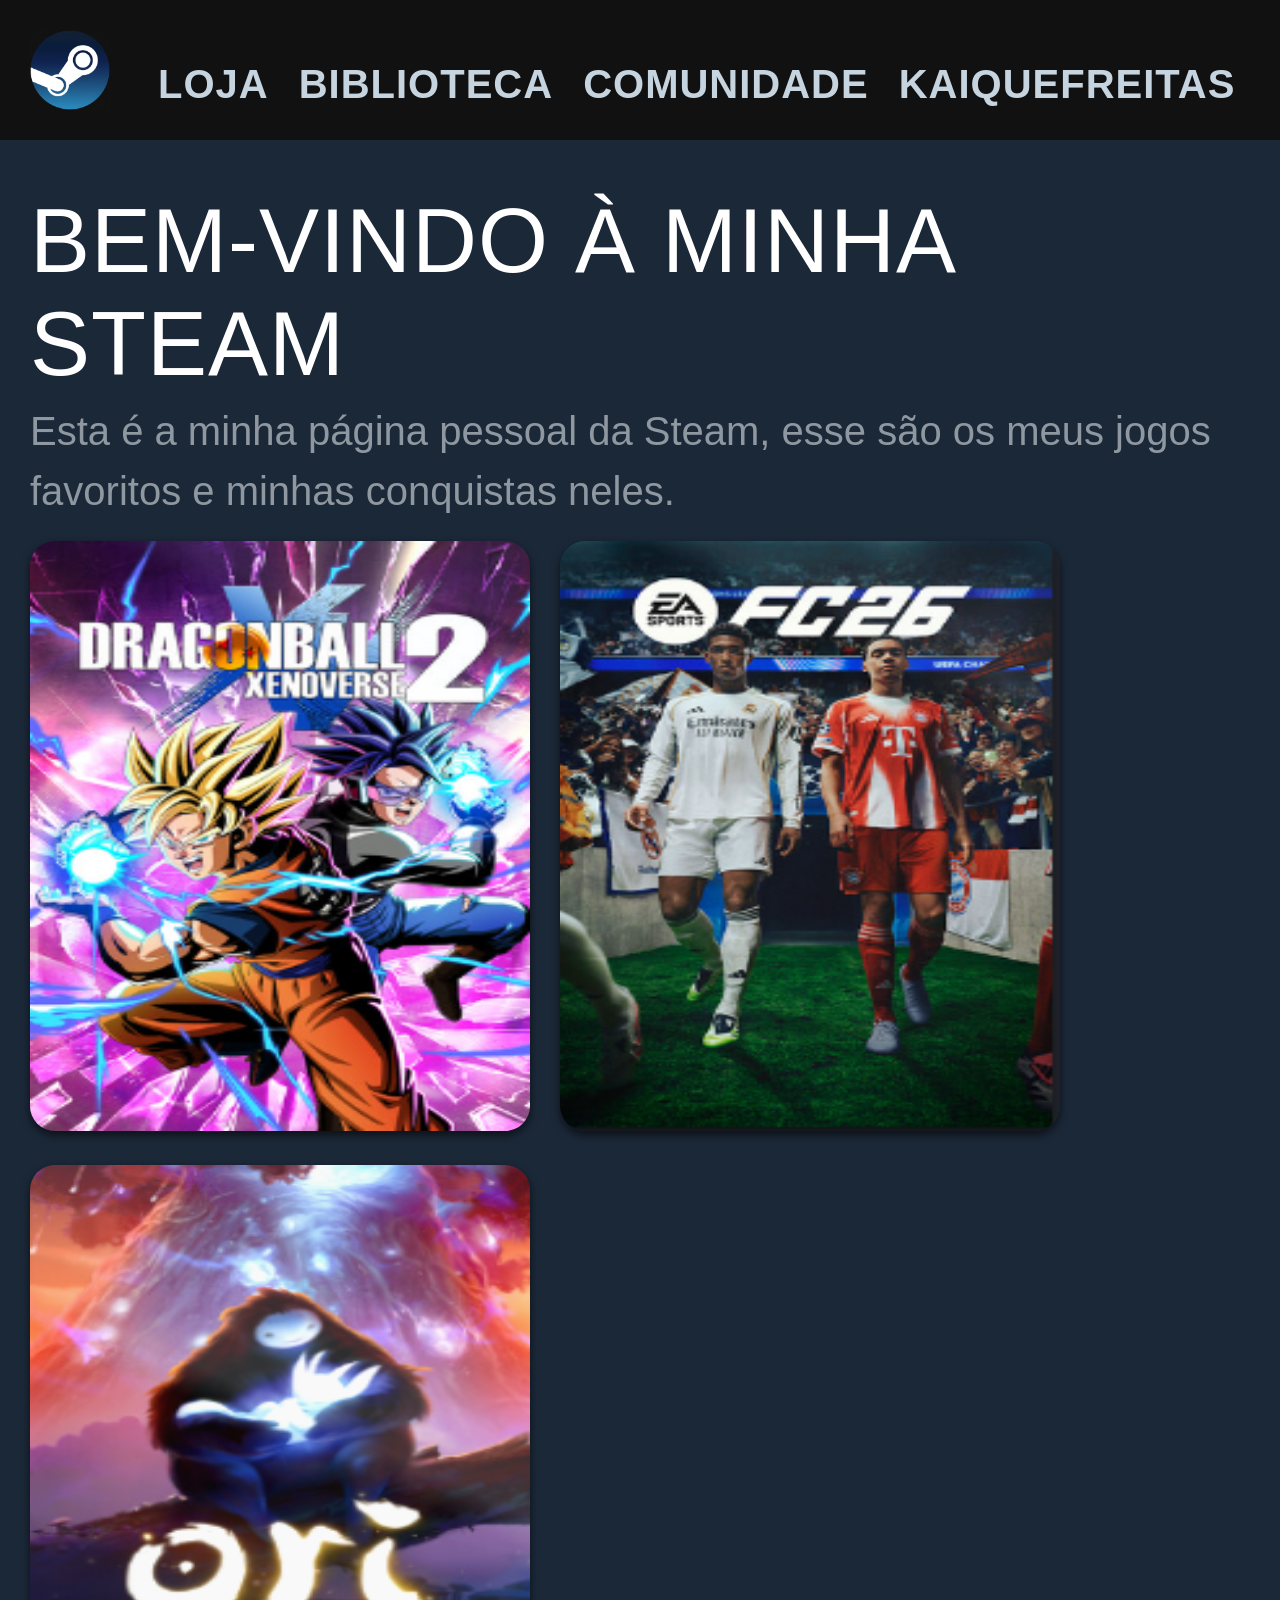
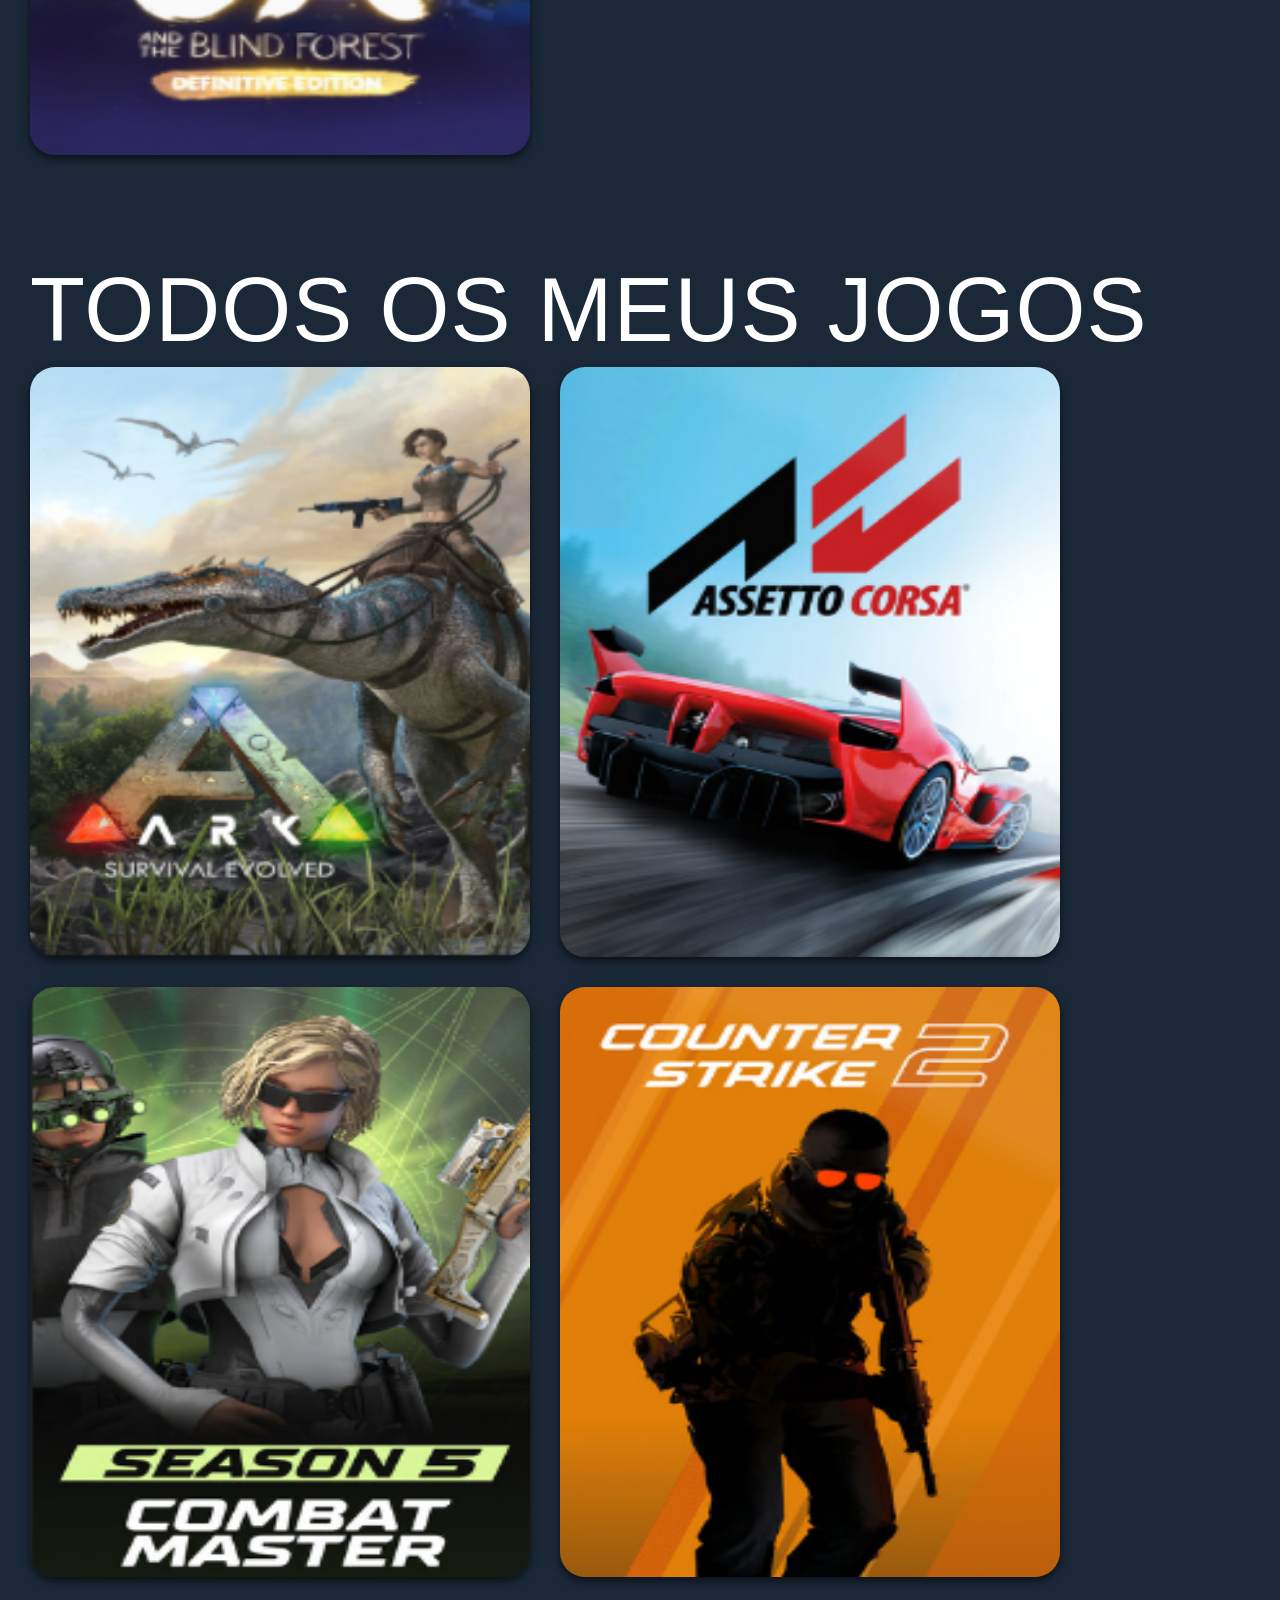
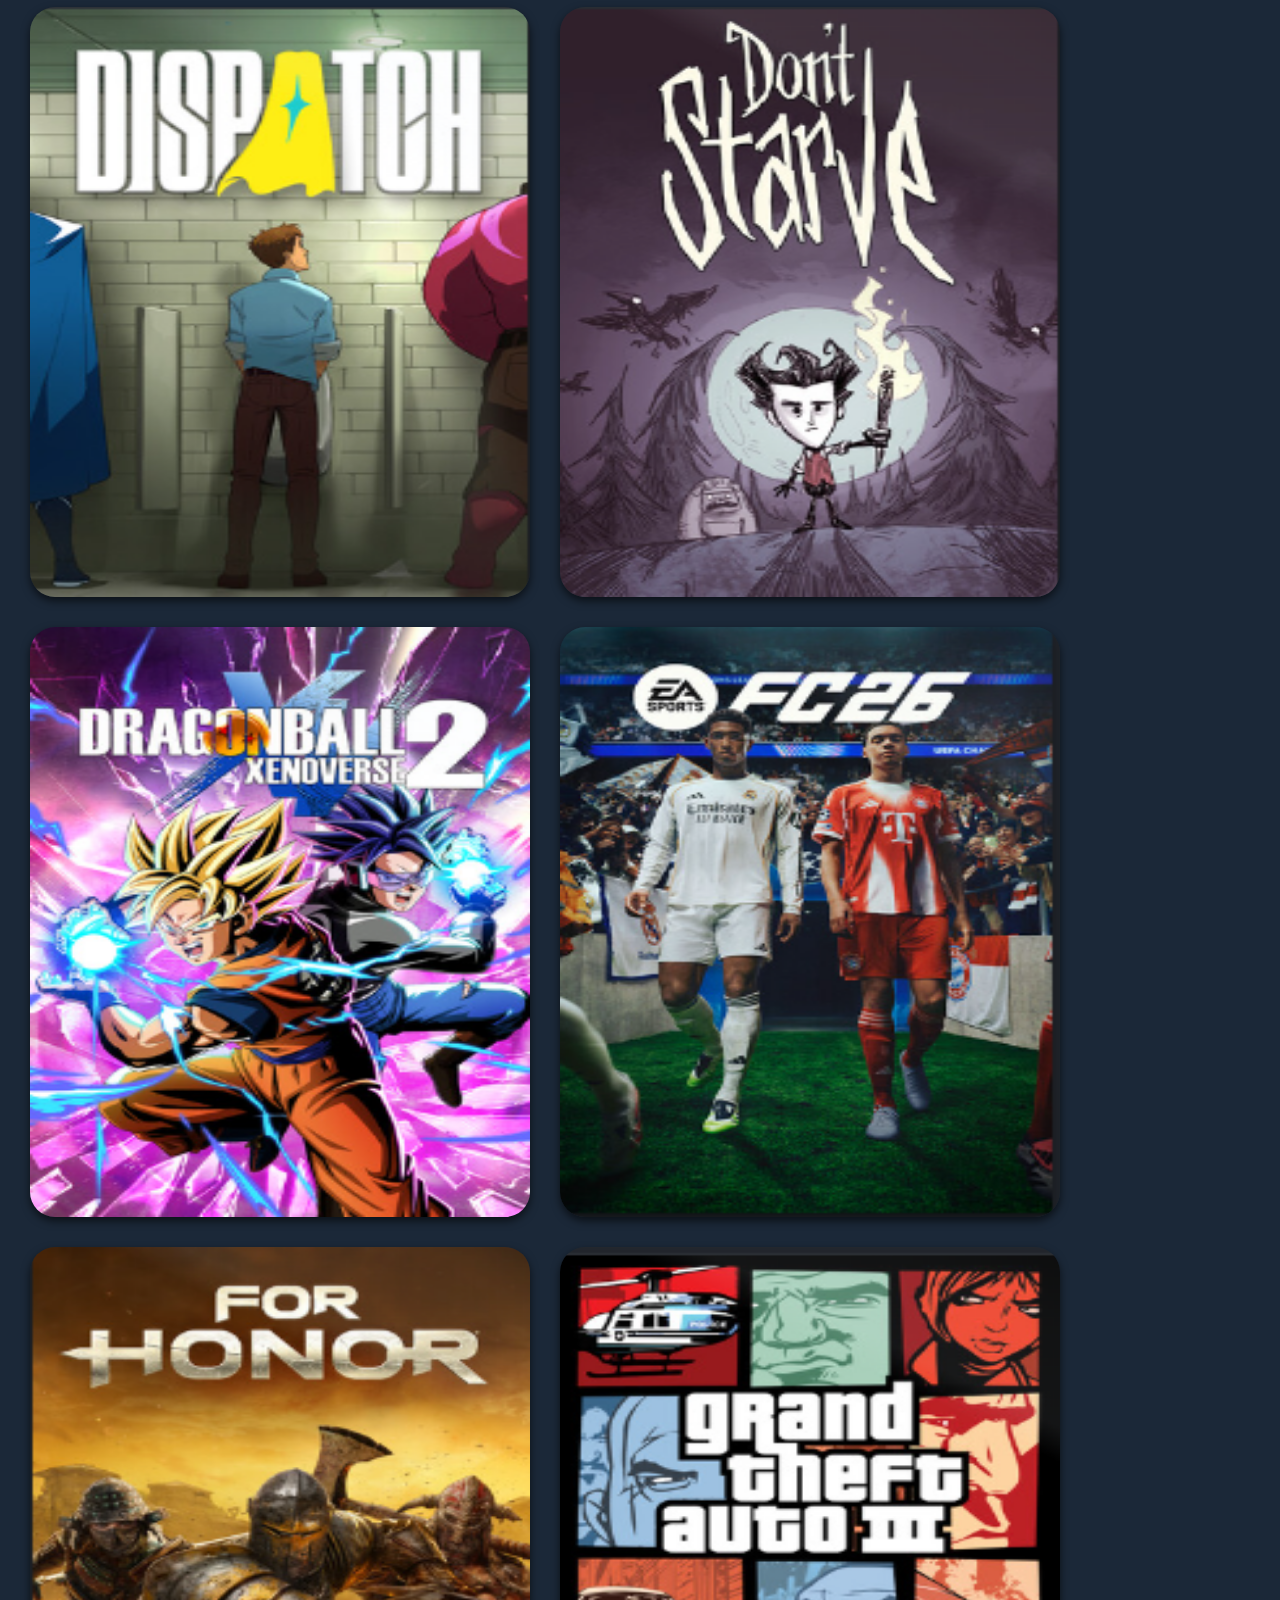
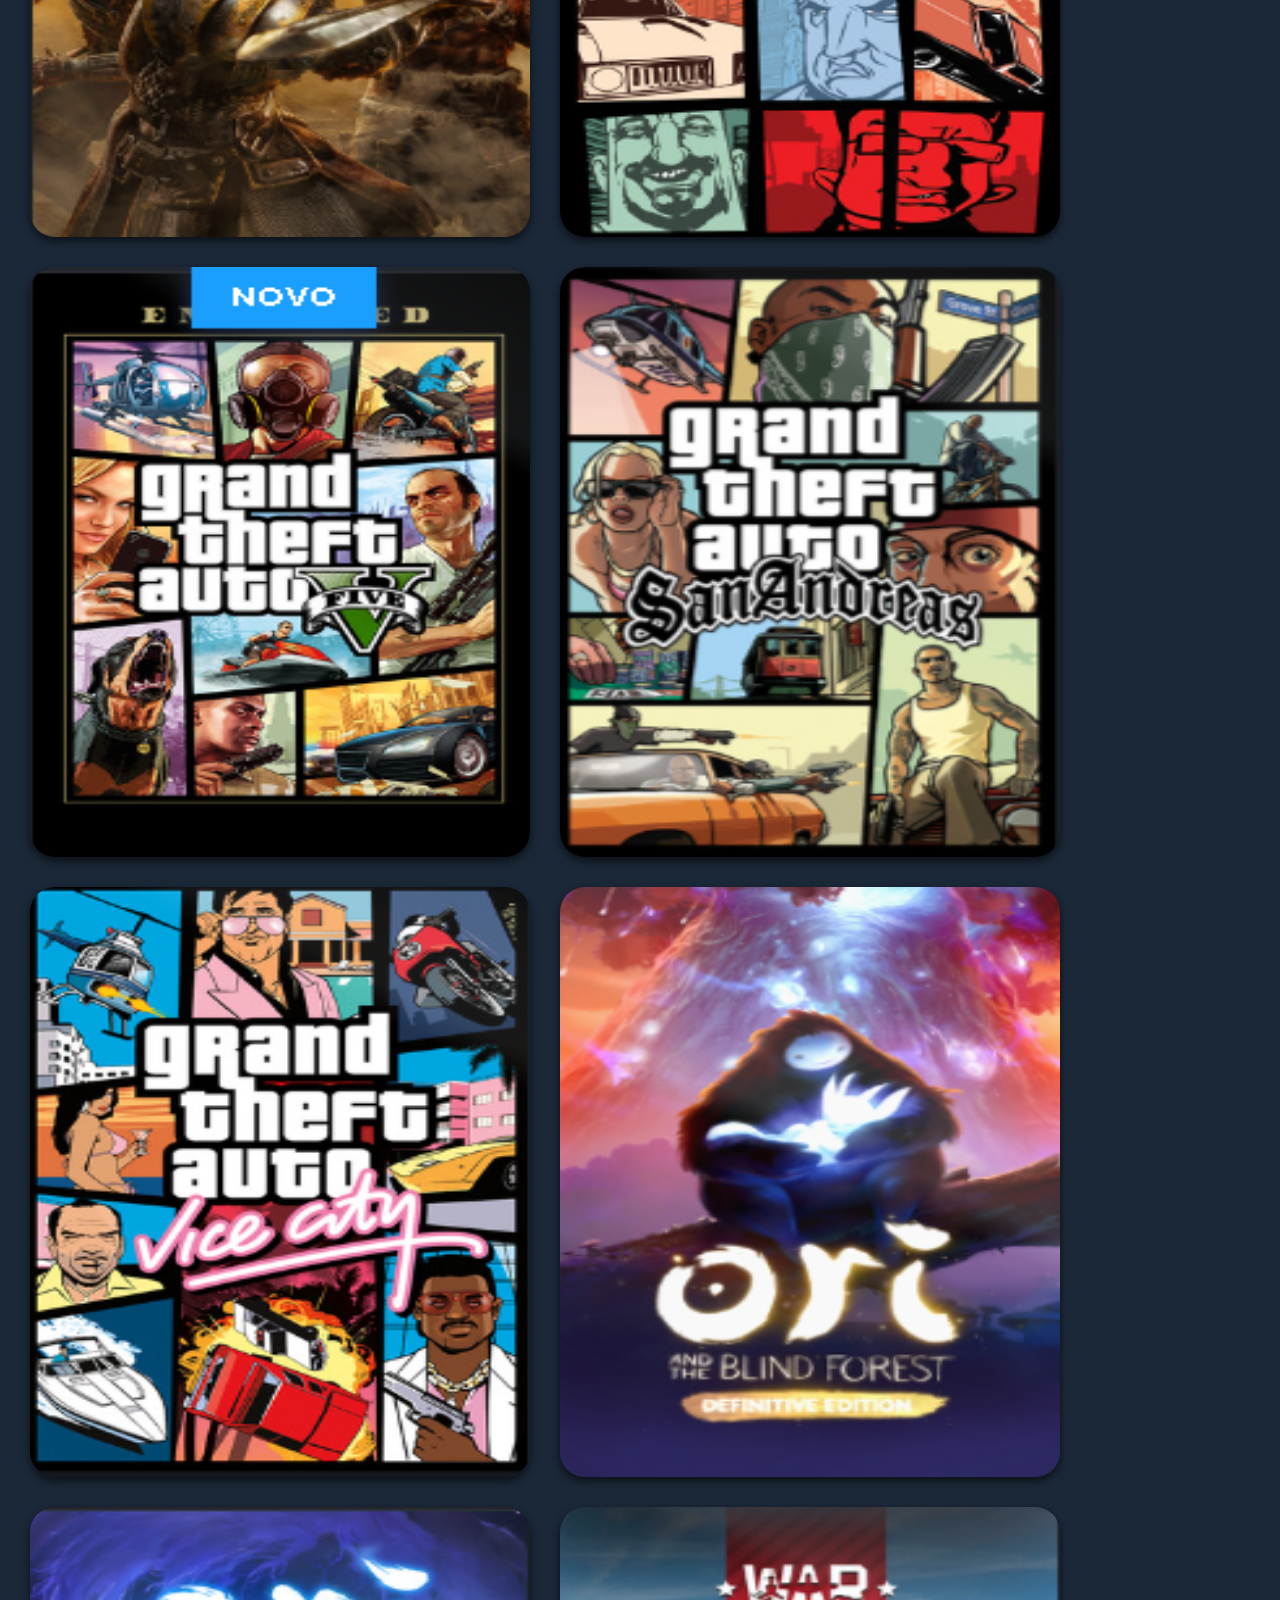
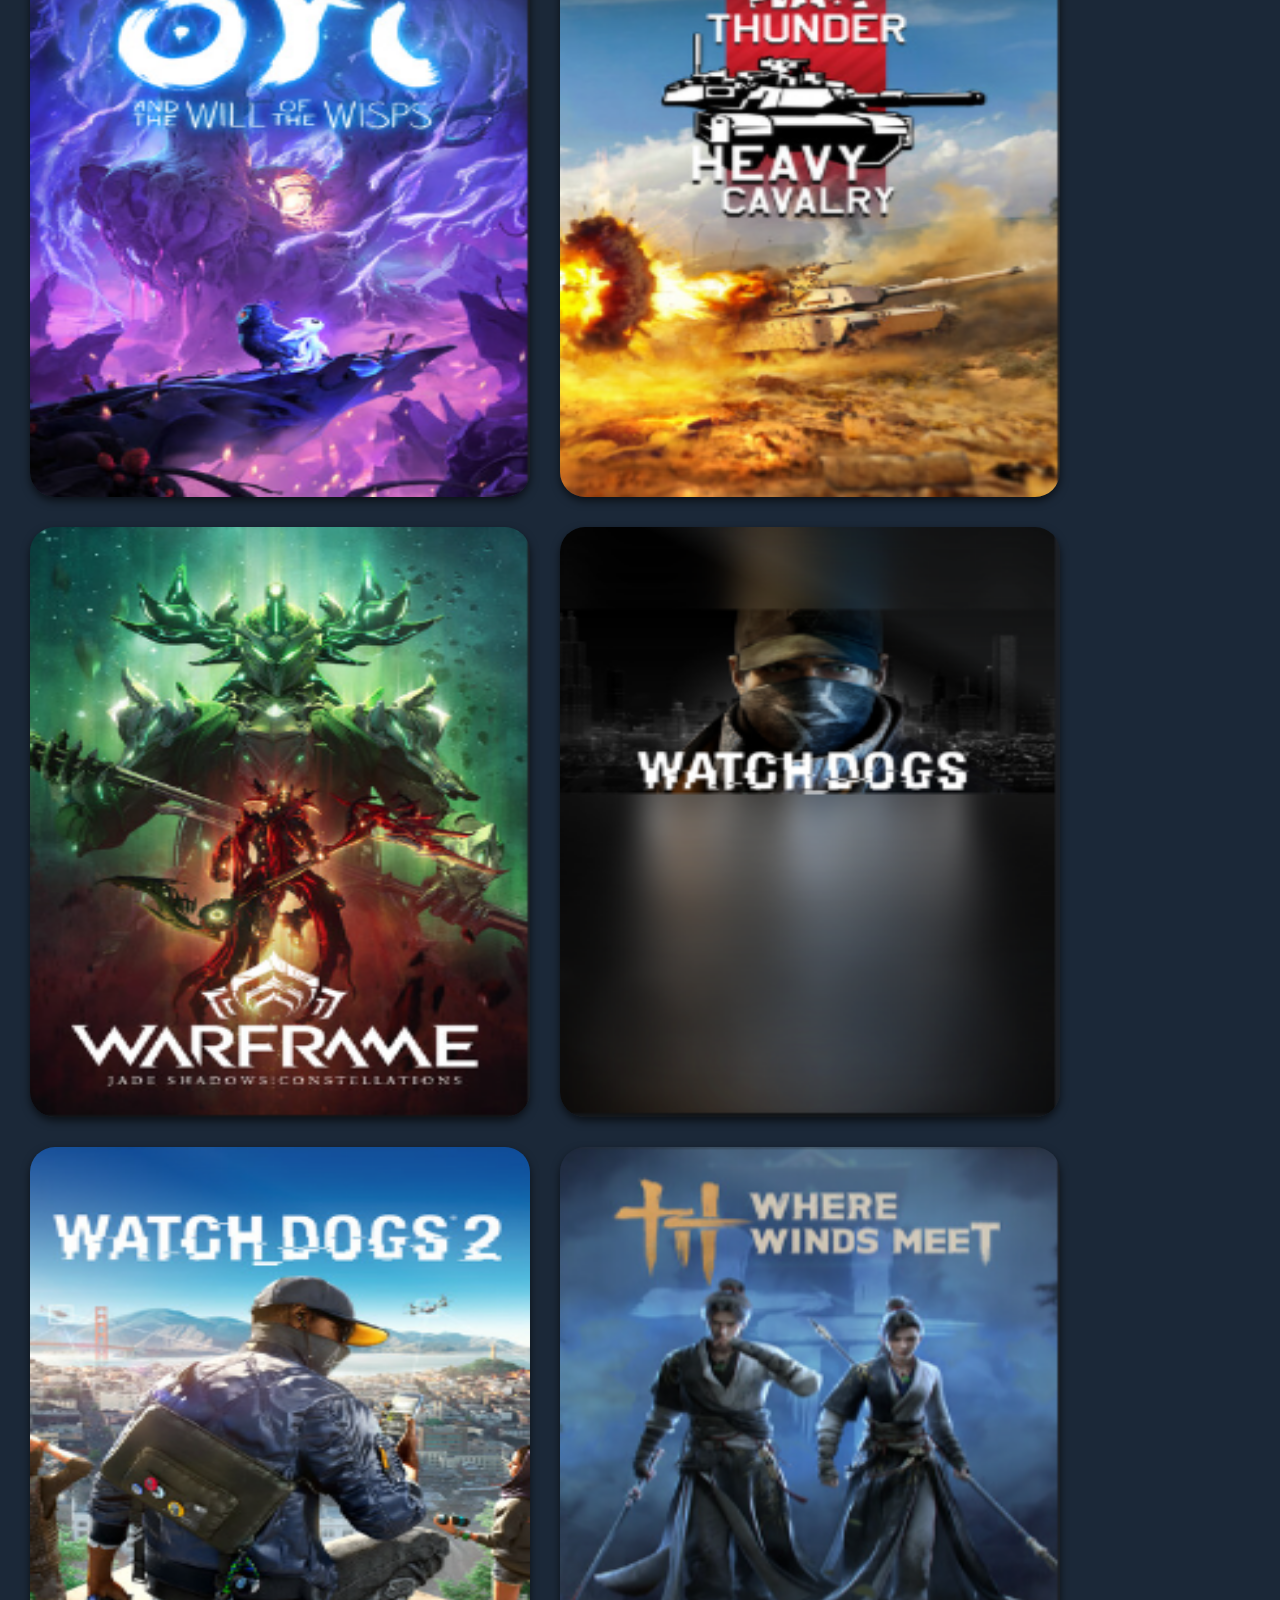
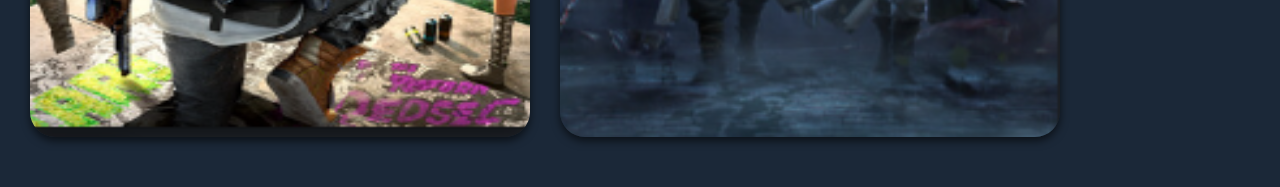
<file: index.html>
<!doctype html>
<html lang="pt-br">
  <head>
    <meta charset="UTF-8" />
    <meta name="viewport" content="width=device-width, initial-scale=1.0" />
    <link rel="stylesheet" href="style.css" />
    <title>Minha steam</title>
  </head>
  <body>
    <header>
      <img  class="logo" src="assents/Imagem steam.jpg" alt="Logo da Steam" />
      <nav>
        <ul>
          <li><a href="">Loja</a></li>
          <li><a href="">Biblioteca</a></li>
          <li><a href="">Comunidade</a></li>
          <li><a href="">KaiqueFreitas</a></li>
        </ul>
      </nav>
    </header>

    <section>
      <h1>Bem-vindo à minha steam</h1>
      <p>
        Esta é a minha página pessoal da Steam, esse são os meus jogos
        favoritos e  minhas conquistas neles.
       </p>
        <div class="Meus_jogos_favoritos">
          <a href="dragonball.html">
            <img src="assents/Dragon ball mini.png" alt="Dragon Ball">
          </a>
          <a href="fc26.html">
            <img src="assents/fc 26 mini.png" alt="FC 26">
          </a>
          <a href="ori.html">
            <img src="assents/Ori mini.png" alt="Ori">
          </a>
        </div>
     
    </section>

    <section>
      <h1>todos os Meus Jogos</h1>
      <div class="Meus_jogos">
        <img src="assents/Ark.png" alt="Ark">
        <img src="assents/Assento corsa.png" alt="Assento Corsa">
        <img src="assents/Combat master.png" alt="Combat Master">
        <img src="assents/Cs.png" alt="CS:GO">
        <img src="assents/Dispacht.png" alt="Dispatch">
        <img src="assents/Dont starve.png" alt="Don't Starve">
        <img src="assents/Dragon ball mini.png" alt="Dragon Ball">
        <img src="assents/fc 26 mini.png" alt="FC 26">
        <img src="assents/for horor.png" alt="For Honor">
        <img src="assents/Gta 3.png" alt="GTA 3">
        <img src="assents/gta 5.png" alt="GTA 5">
        <img src="assents/Gta san andres.png" alt="GTA San Andreas">
        <img src="assents/gta vice city.png" alt="GTA Vice City">
        <img src="assents/Ori mini.png" alt="Ori">
        <img src="assents/ori 2.png" alt="Ori 2">
        <img src="assents/war thunder.png" alt="War Thunder">
        <img src="assents/Warframe.png" alt="Warframe">
        <img src="assents/watch dogs.png" alt="Watch Dogs">
        <img src="assents/whatg dogs 2.png" alt="Watch Dogs 2">
        <img src="assents/where winds.png" alt="Where Wind meet">
            

      </div>
    </section>
  </body>
</html>
</file>
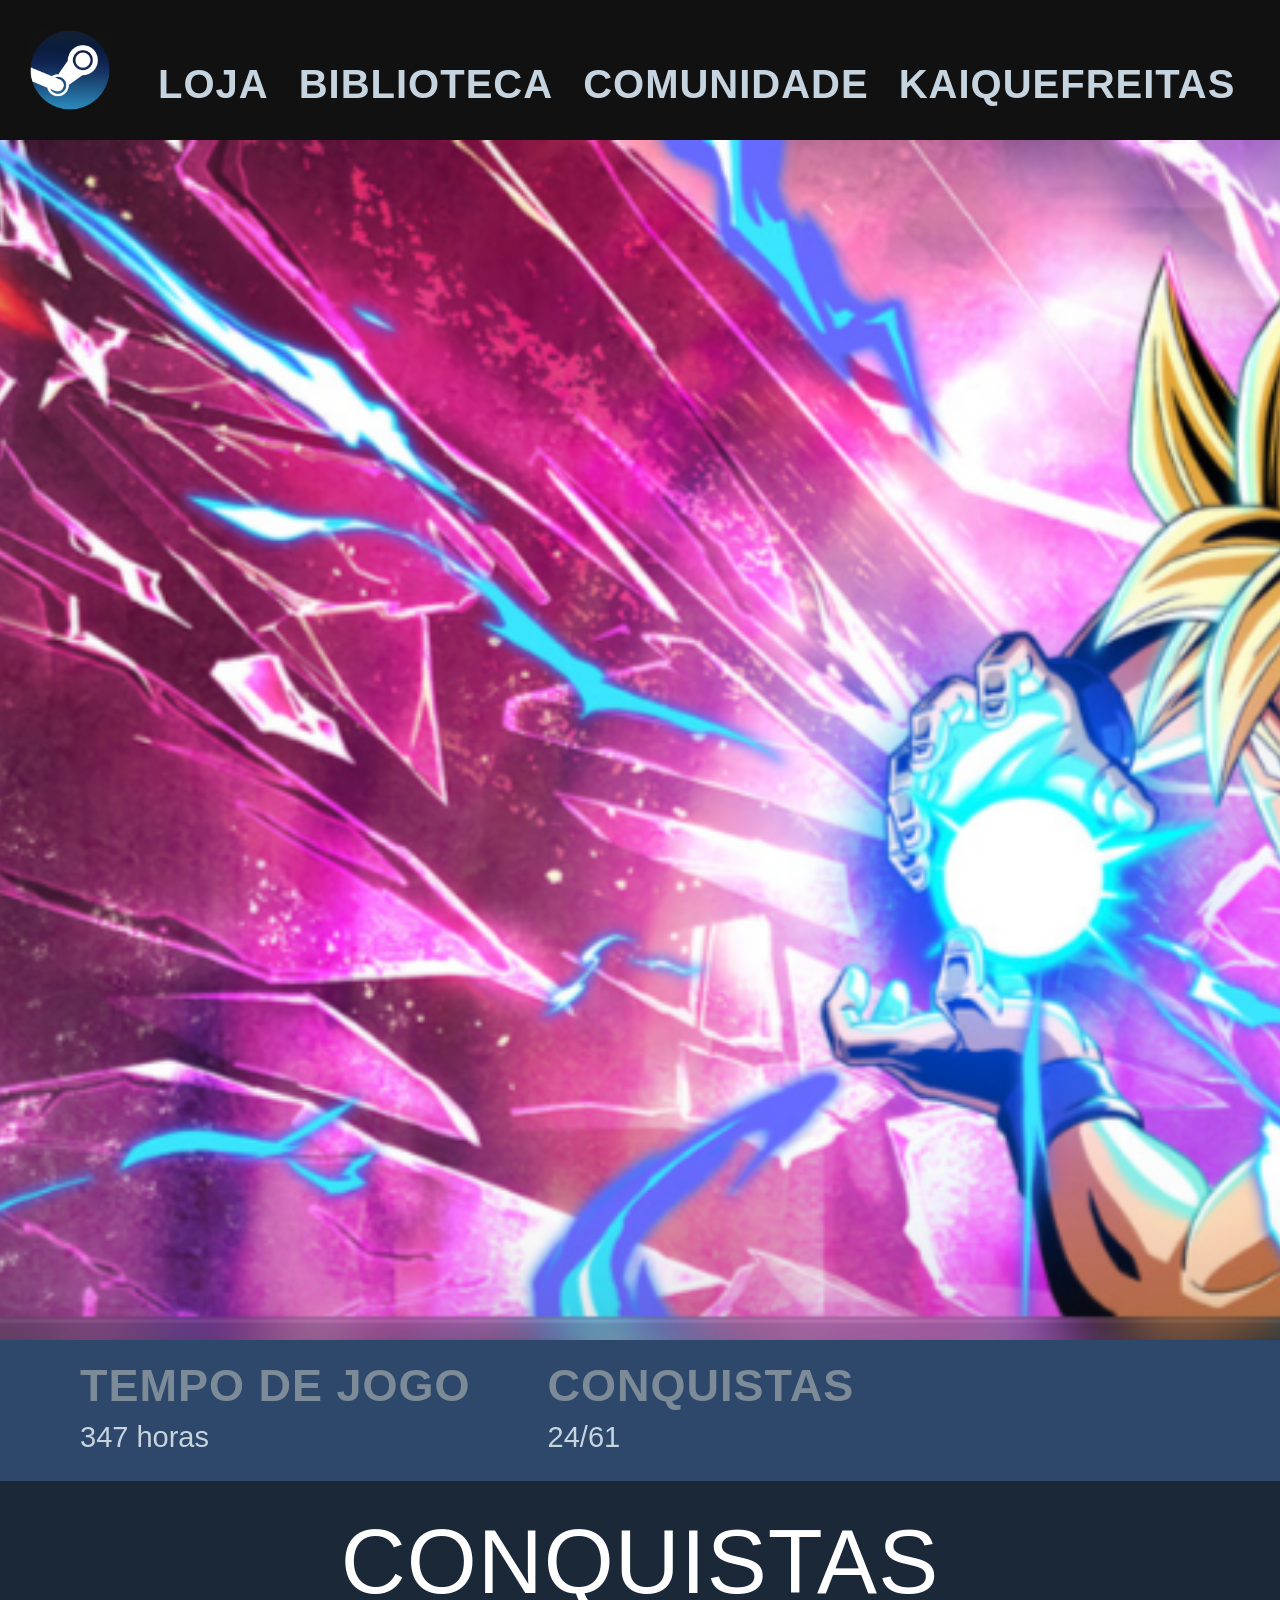
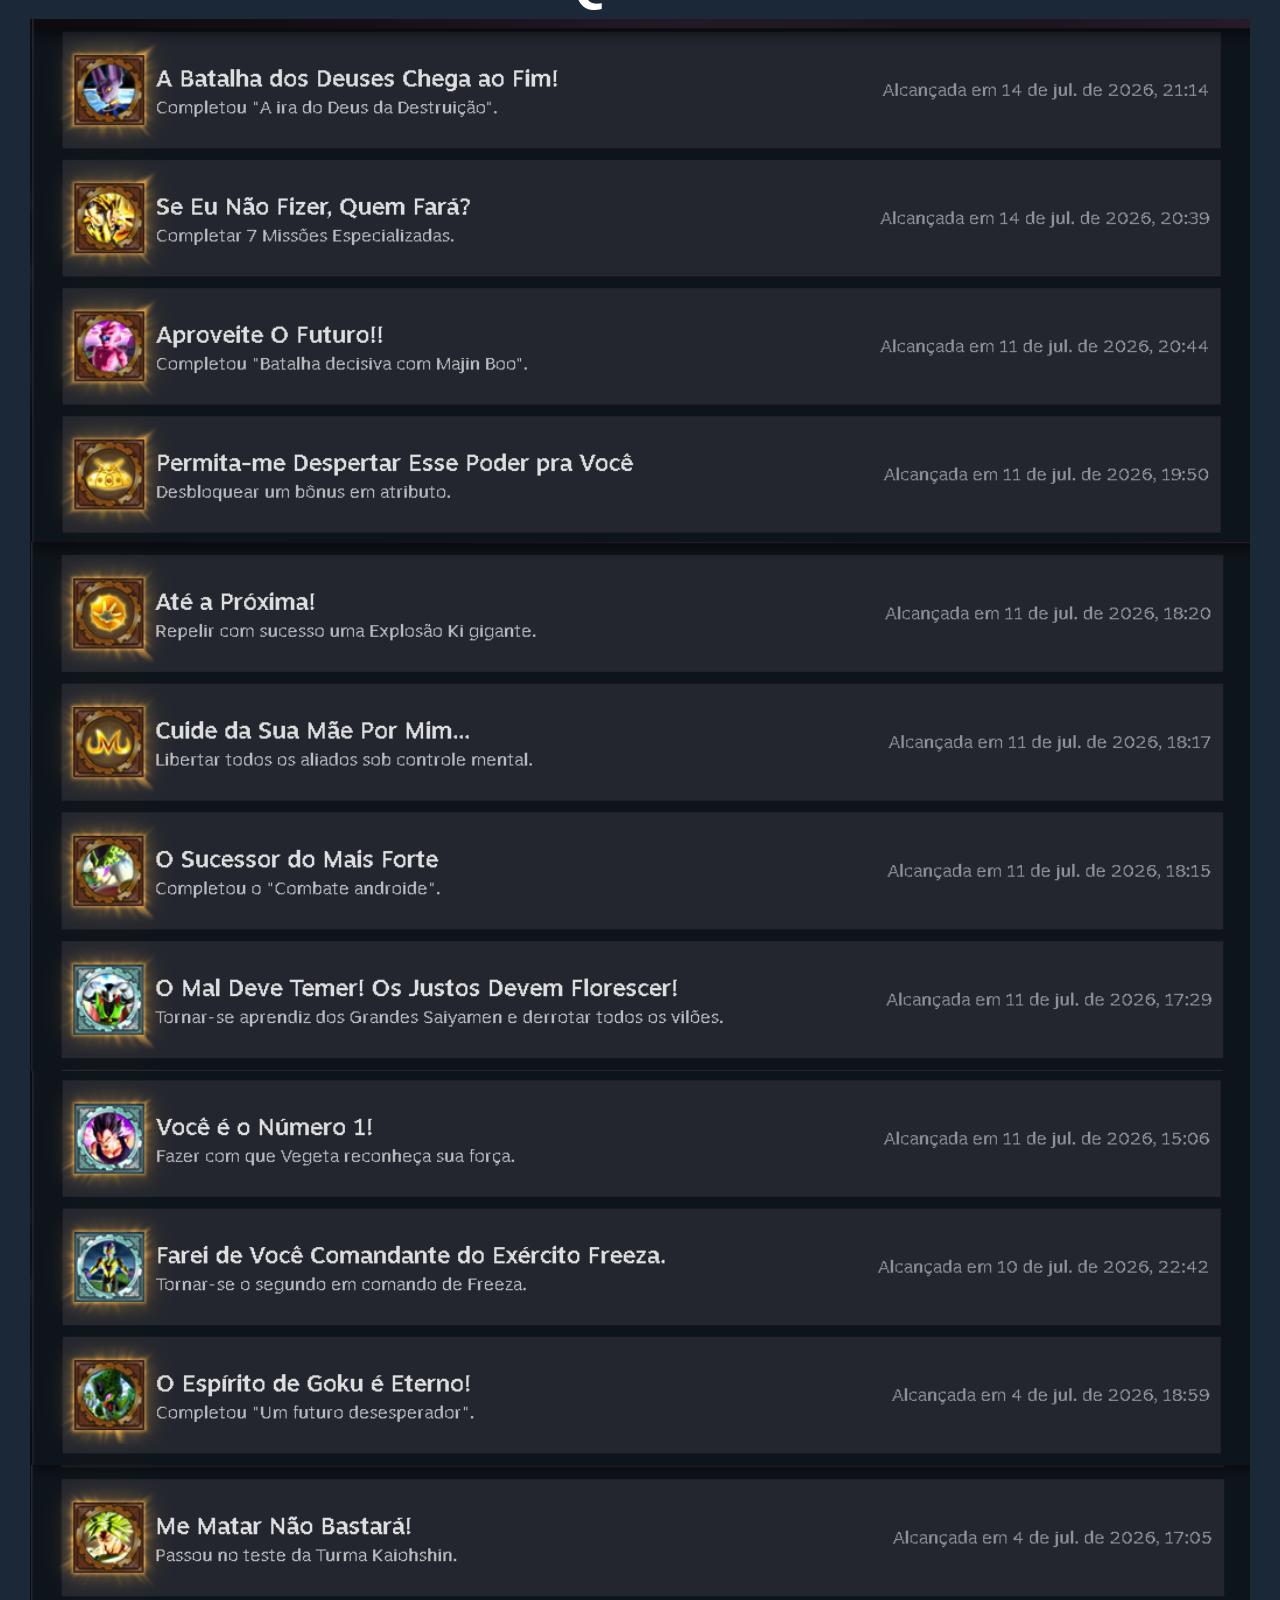
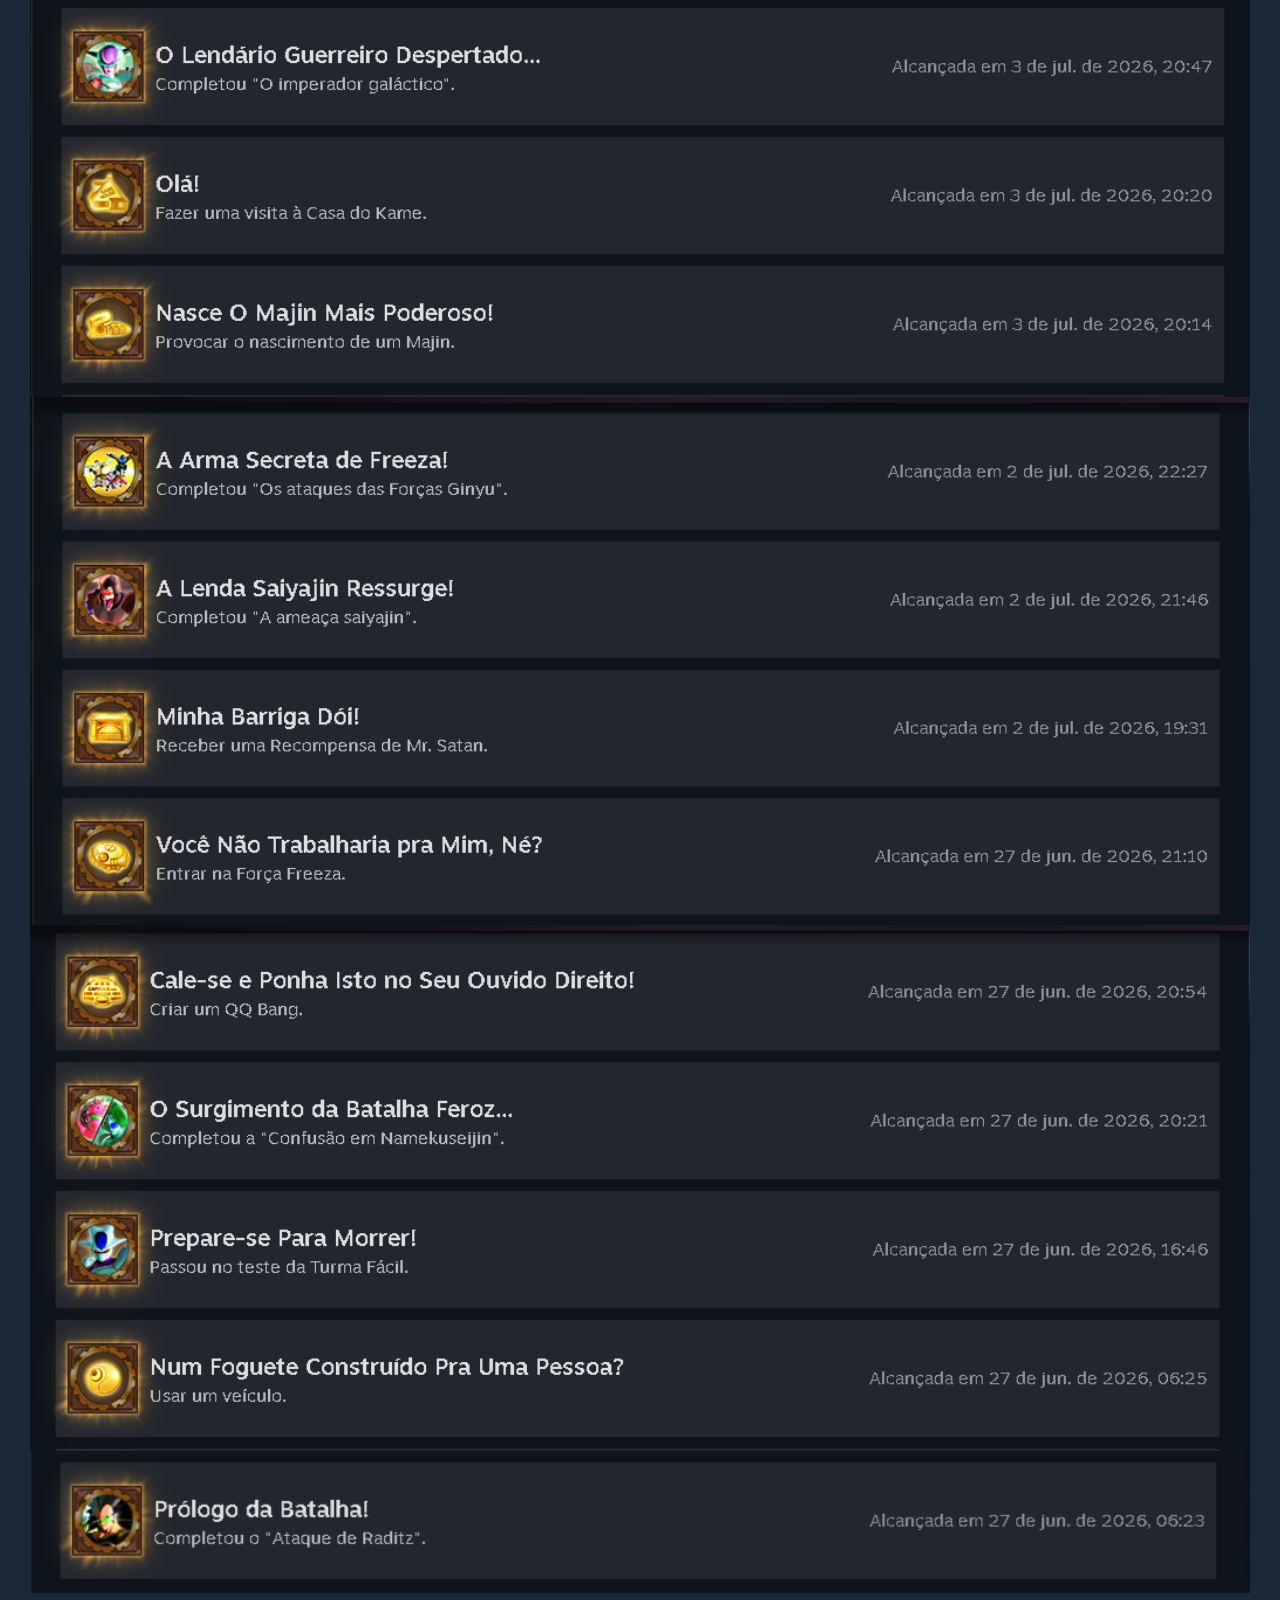
<file: dragonball.html>
<!doctype html>
<html lang="pt-br">
  <head>
    <meta charset="UTF-8" />
    <meta name="viewport" content="width=device-width, initial-scale=1.0" />
    <title>Dragon Ball Xenoverse 2</title>
    <link rel="stylesheet" href="style.css" />
  </head>
  <body>
    <header>
      <img class="logo" src="assents/Imagem steam.jpg" alt="Logo da Steam" />
      <nav>
        <ul>
          <li><a href="">Loja</a></li>
          <li><a href="index.html">Biblioteca</a></li>
          <li><a href="">Comunidade</a></li>
          <li><a href="">KaiqueFreitas</a></li>
        </ul>
      </nav>
    </header>

    <img
      class="banner_jogo"
      src="assents/Dragon ball.png"
      alt="Dragon Ball Xenoverse 2"
    />

    <div class="barra_steam">
      <div class="status">
        <span>TEMPO DE JOGO</span>
        <p>347 horas</p>
      </div>

      <div class="status">
        <span>CONQUISTAS</span>
        <p>24/61</p>
      </div>
    </div>

    <div class="conquistas">
      <h1>CONQUISTAS</h1>
      <img src="assents/conquista dran ball part1.png" alt="Conquistas Parte 1" />
      <img src="assents/conquista dran ball part2.png" alt="Conquistas Parte 2" />
      <img src="assents/conquista dran ball part3.png" alt="Conquistas Parte 3" />
      <img src="assents/conquista dran ball part4.png" alt="Conquistas Parte 4" />
      <img src="assents/conquista dran ball part5.png" alt="Conquistas Parte 5" />
      <img src="assents/conquista dran ball part6.png" alt="Conquistas Parte 6" />  
      <img src="assents/conquista dran ball part7.png" alt="Conquistas Parte 7" /> 
    </div>
  </body>
</html>
</file>
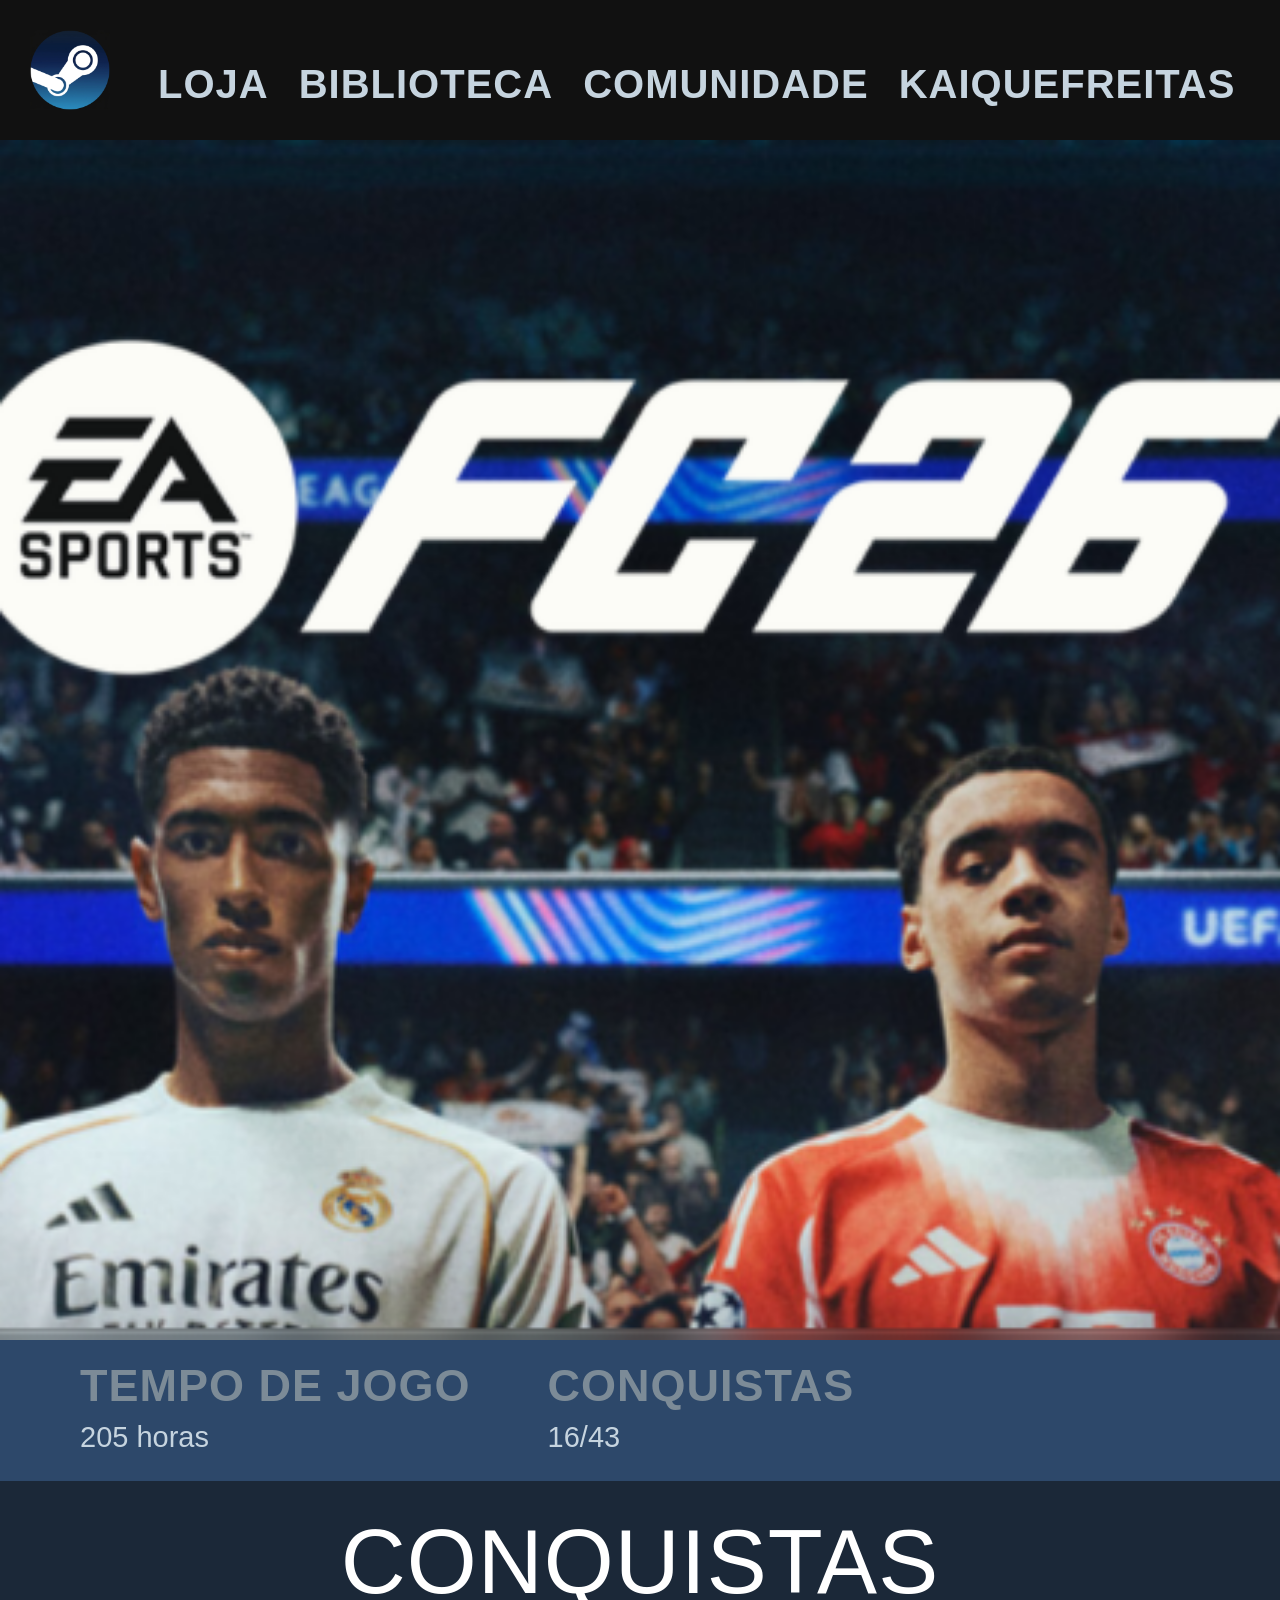
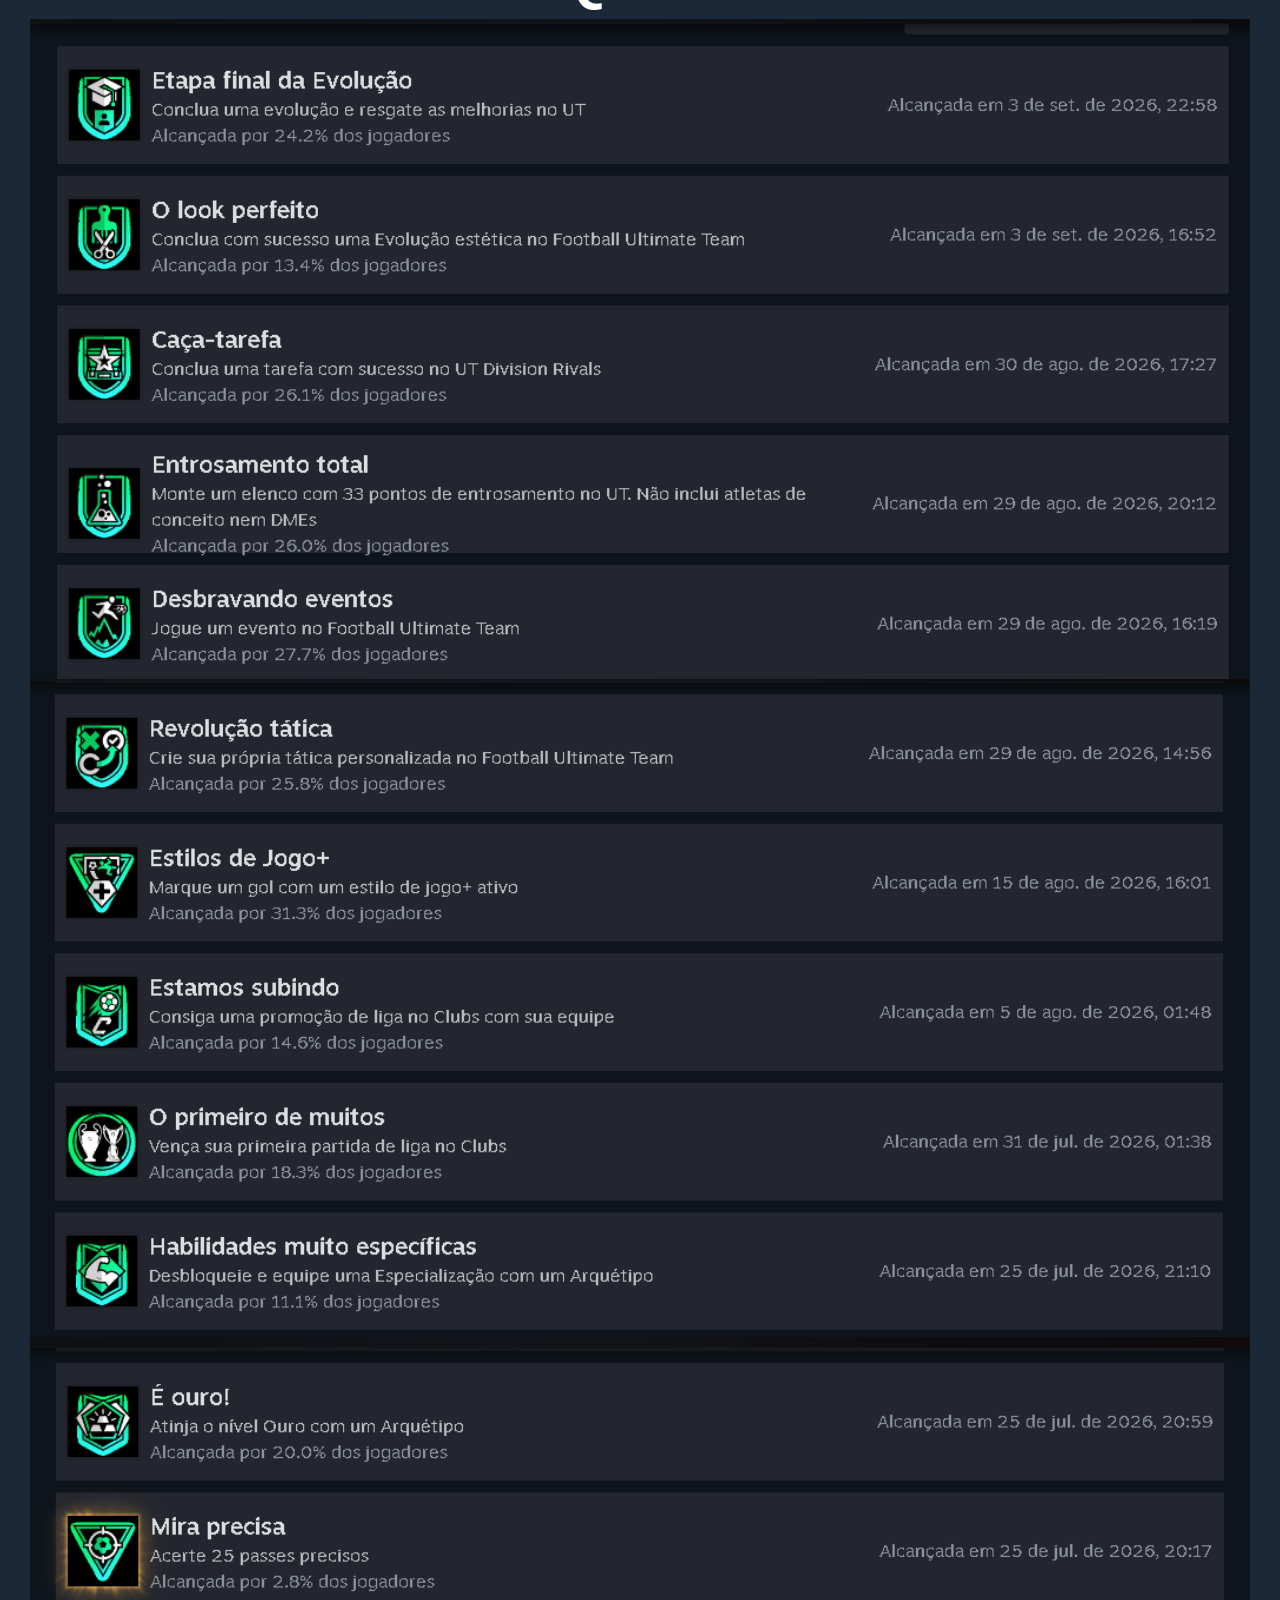
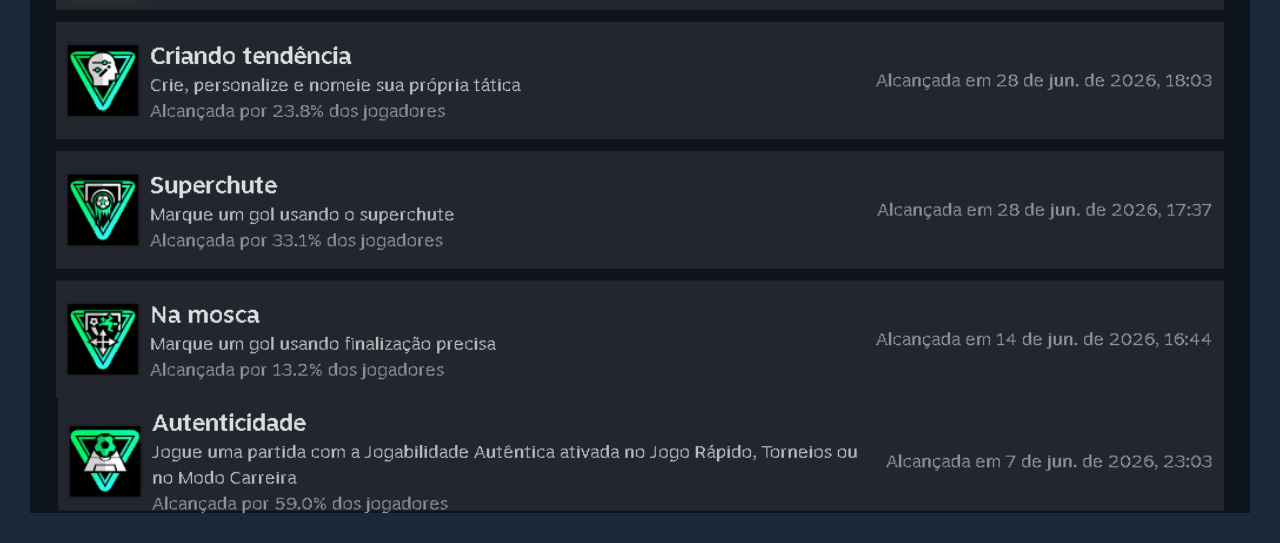
<file: fc26.html>
<!doctype html>
<html lang="pt-br">
  <head>
    <meta charset="UTF-8" />
    <meta name="viewport" content="width=device-width, initial-scale=1.0" />
    <title>EA SPORTS FC 26</title>
    <link rel="stylesheet" href="style.css" />
  </head>
  <body>
    <header>
      <img class="logo" src="assents/Imagem steam.jpg" alt="Logo da Steam" />
      <nav>
        <ul>
          <li><a href="">Loja</a></li>
          <li><a href="index.html">Biblioteca</a></li>
          <li><a href="">Comunidade</a></li>
          <li><a href="">KaiqueFreitas</a></li>
        </ul>
      </nav>
    </header>

    <img
      class="banner_jogo" src="assents/Fc26.png" alt="EA SPORTS FC 26"
    />

    <div class="barra_steam">
      <div class="status">
        <span>TEMPO DE JOGO</span>
        <p>205 horas</p>
      </div>

      <div class="status">
        <span>CONQUISTAS</span>
        <p>16/43</p>
      </div>
    </div>

    <div class="conquistas">
      <h1>CONQUISTAS</h1>
      <img src="assents/Conquistas fc 26 part 1.png" alt="Conquistas Parte 1" />
      <img src="assents/Conquistas fc 26 part 2.png" alt="Conquistas Parte 2" />
      <img src="assents/Conquistas fc 26 part 3.png" alt="Conquistas Parte 3" />
      <img class = "img solo" src="assents/Conquistas fc 26 part 4.png" alt="Conquistas Parte 4" />
    </div>
  </body>
</html>
</file>
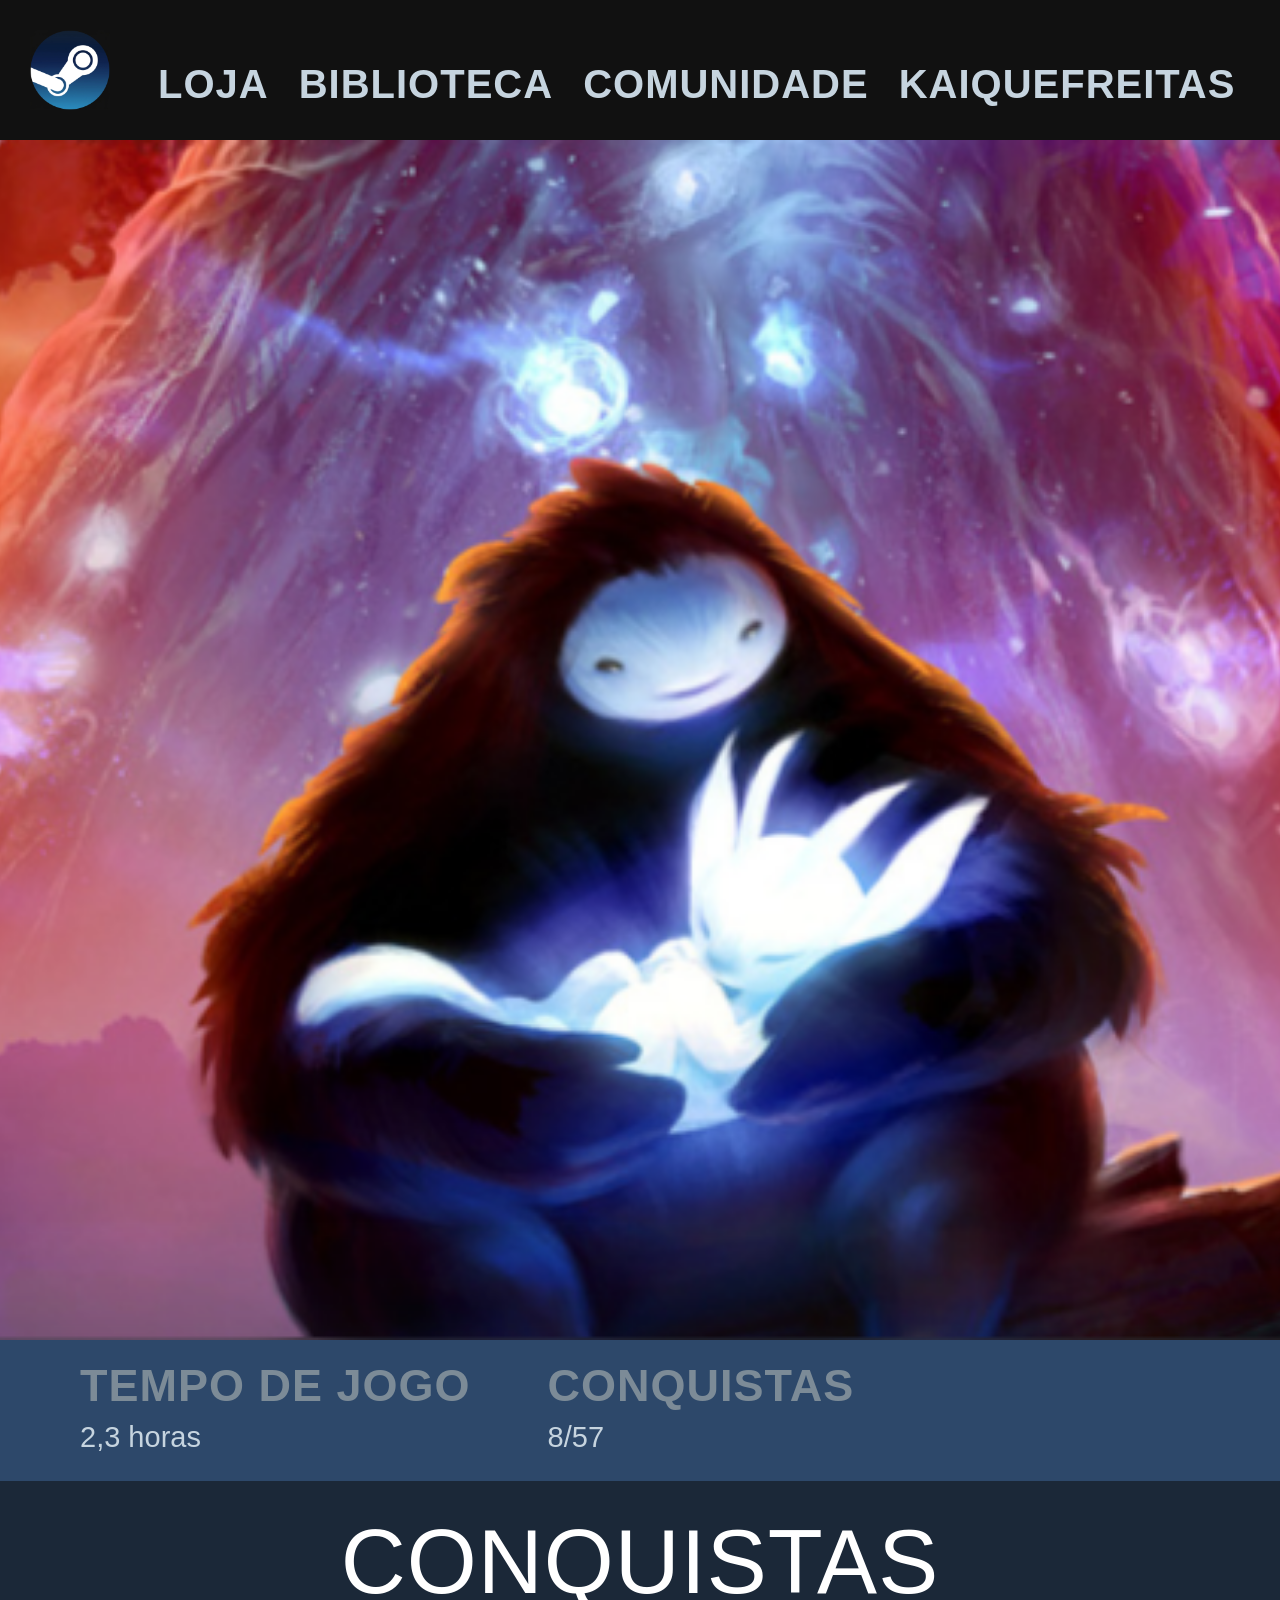
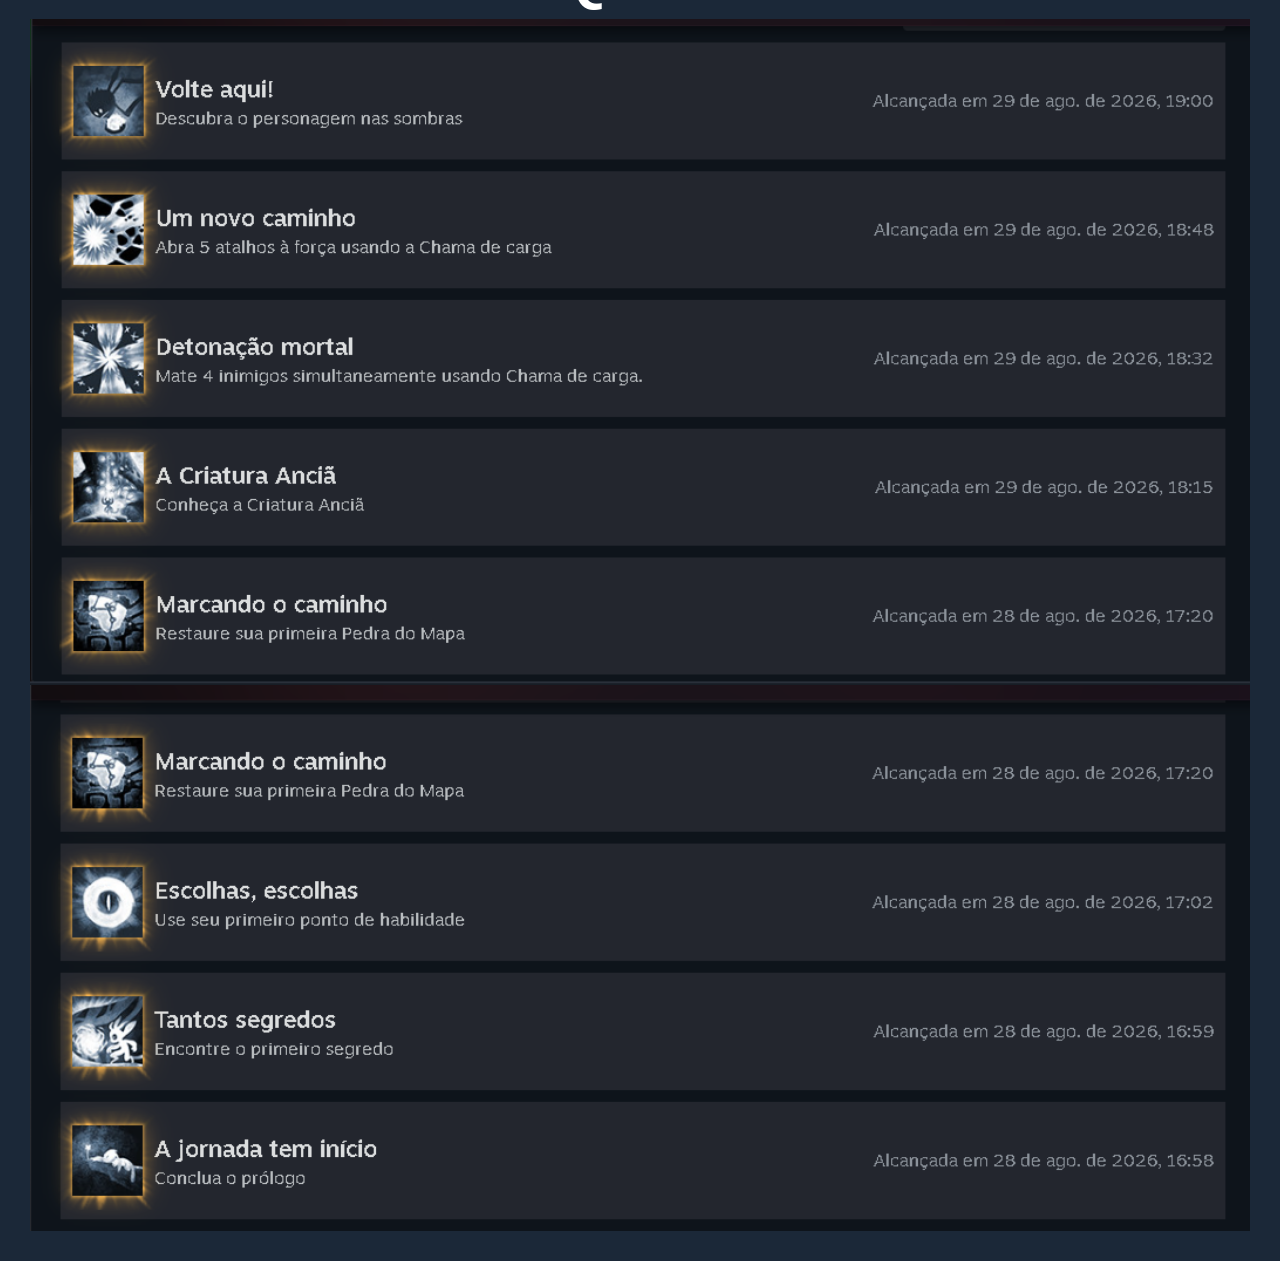
<file: ori.html>
<!doctype html>
<html lang="pt-br">
  <head>
    <meta charset="UTF-8" />
    <meta name="viewport" content="width=device-width, initial-scale=1.0" />
    <title>Ori and the Blind Forest</title>
    <link rel="stylesheet" href="style.css" />
  </head>
  <body>
    <header>
      <img class="logo" src="assents/Imagem steam.jpg" alt="Logo da Steam" />
      <nav>
        <ul>
          <li><a href="">Loja</a></li>
          <li><a href="index.html">Biblioteca</a></li>
          <li><a href="">Comunidade</a></li>
          <li><a href="">KaiqueFreitas</a></li>
        </ul>
      </nav>
    </header>

    <img
      class="banner_jogo"
      src="assents/Ori.png"
      alt="Ori and the Blind Forest"
    />

    <div class="barra_steam">
      <div class="status">
        <span>TEMPO DE JOGO</span>
        <p>2,3 horas</p>
      </div>

      <div class="status">
        <span>CONQUISTAS</span>
        <p>8/57</p>
      </div>
    </div>
   
      <div class="conquistas">
        <h1>CONQUISTAS</h1>
        <img src="assents/Comquistas ori part1.png" alt="Conquistas Parte 1" />
        <img src="assents/Comquistas ori part2.png" alt="Conquistas Parte 2" />
      </div>
   
  </body>
</html>
</file>
<file: style.css>
* {
  padding: 0;
  margin: 0;
  box-sizing: border-box;
  font-family: sans-serif;
}

body {
  background-color: #1b2838;
  color: #ffffff;
  padding-top: 140px;
}

header {
  top: 0;
  left : 0;
  width: 100%;
  z-index:1000 ;
  background-color: #111111;
  display: flex;
  justify-content: flex-start;
  align-items: center;
  padding: 30px 30px;
  gap: 48px;
  position: fixed;
}

.logo {
  width: 80px;
  height: 80px;
}

header nav ul {
  list-style: none;
  display: flex;
  gap: 30px;
  margin-top: 29px;
}

header nav ul li a {
  text-decoration: none;
  color: #c6d4df;
  font-size: 40px;
  font-weight: bold;
  text-transform: uppercase;
  letter-spacing: 1px;
}

header nav ul li a:hover {
  color: #3a64d9;
}

section {
  padding: 50px 30px;
}
h1 {
  font-size: 90px;
  text-transform: uppercase;
  letter-spacing: 1px;
  color: #ffffff;
  margin-bottom: 5px;
  font-weight: normal; 
}

p {
  color: #8f98a0; 
  font-size: 40px;
  margin-bottom: 20px;
  line-height: 1.5; 
}

.Meus_jogos_favoritos, .Meus_jogos {
display: flex;
flex-wrap: wrap;
gap: 30px;
}

.Meus_jogos_favoritos img, .Meus_jogos img{
  width : 500px;
 height: 590px;
 border-radius: 25px;
  box-shadow: 0 4px 8px rgba(0, 0, 0, 0.6);
  cursor: pointer;
  transition: transform 0.3s ease,box-shadow 0.3s ease; 

}

.Meus_jogos_favoritos img:hover, .Meus_jogos img:hover{
  transform: scale(1.15);
  box-shadow: 0 8px 16px rgba(0, 0, 0, 0.6);
}

.banner_jogo {
  width: 100%; 
  height: 1200px;
  object-fit: cover; 
  object-position: top center; 
  display: block;
}

.barra_steam {
  width: 100%;
  background-color: #2d486a;
   display: flex;
  padding: 20px 80px;
  gap: 77px; 
  border-bottom: 1px solid rgba(0, 0, 0, 0);
 
}

.status span {
  color: #7c8b97; /* Cor cinza do rótulo */
  font-size: 45px;
  font-weight: bold;
  display: block;
  letter-spacing: 1px;
}
.status p {
color: #c6d4df; 
  font-size: 29px;
  margin-bottom: 0; 
  margin-top: 4px;
}

.conquistas{
display: flex;
flex-direction: column;
align-items: center;
padding: 30px;

}

.conquistas img{
  width: 100%;
 max-width: 5000px; 
 
}
</file>
